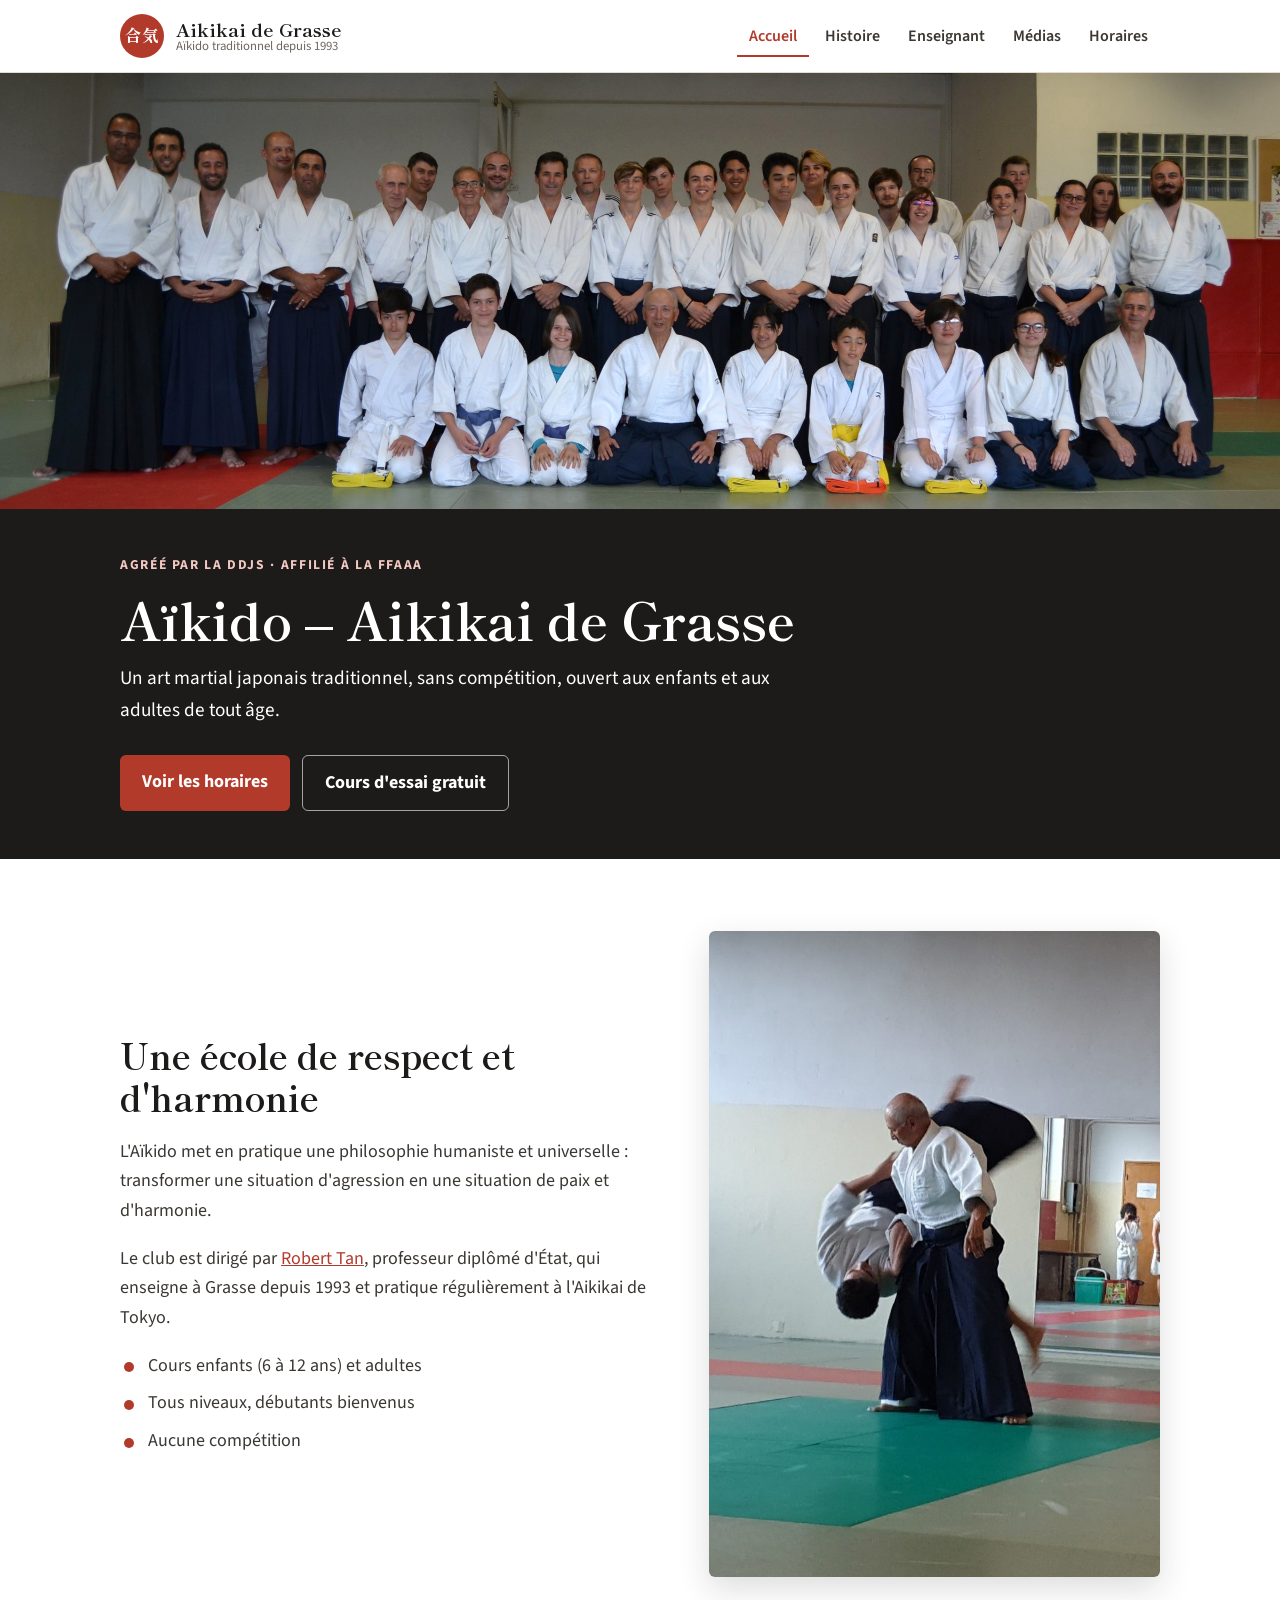
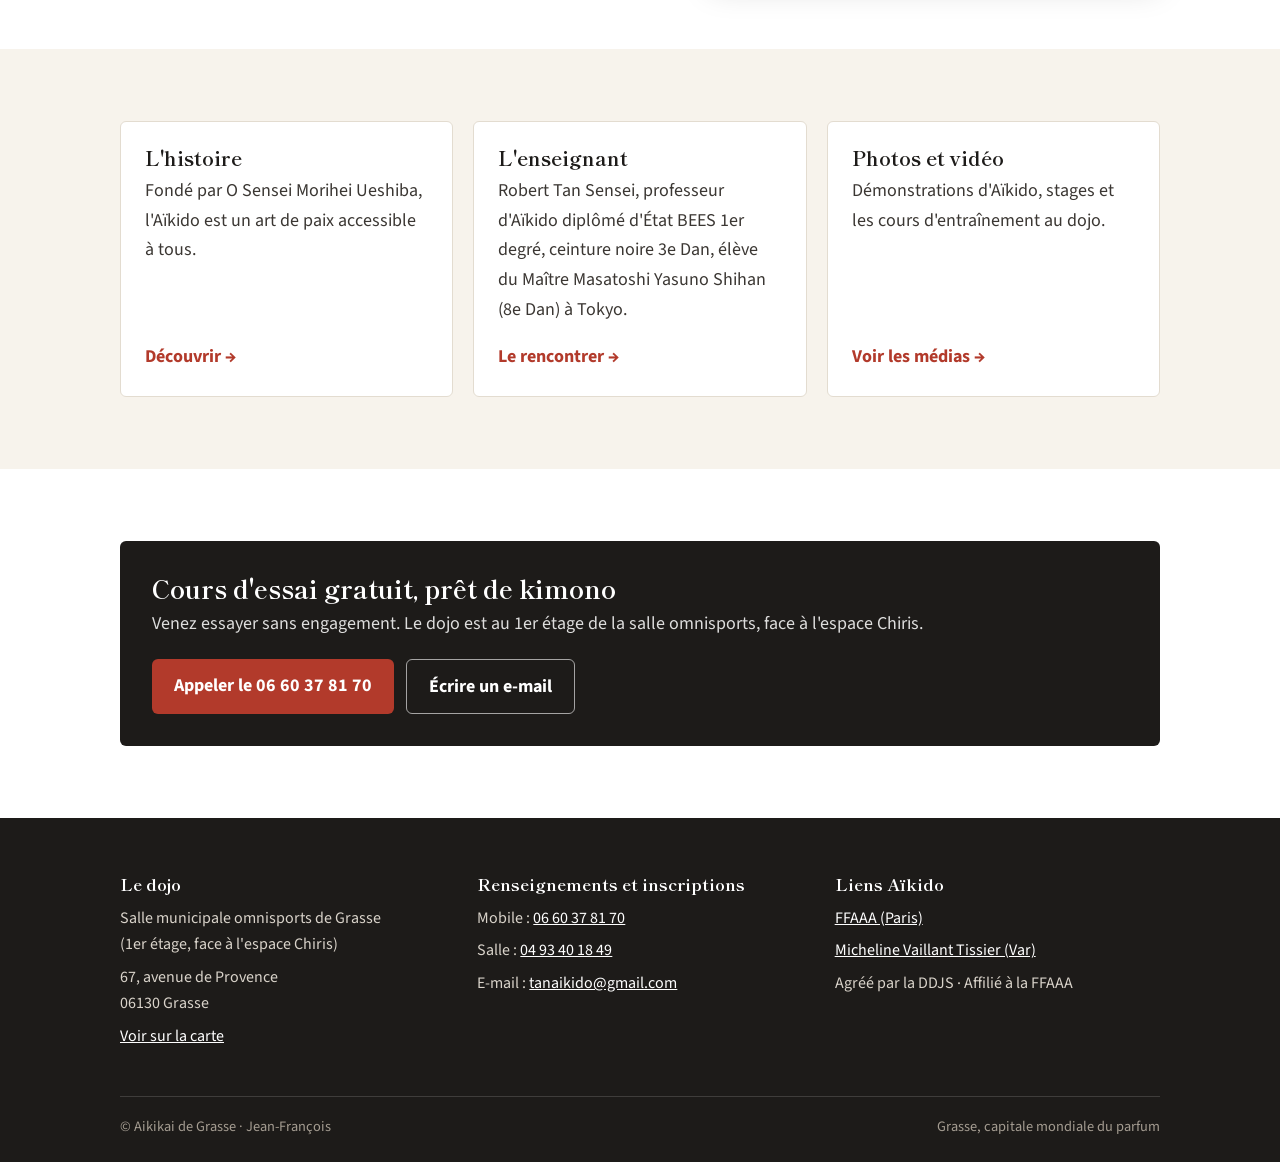
<file: index.html>
<!doctype html>
<html lang="fr">
<head>
  <meta charset="utf-8">
  <meta name="viewport" content="width=device-width, initial-scale=1">
  <title>Aïkido – Aikikai de Grasse</title>
  <meta name="description" content="Club d'Aïkido à Grasse, affilié à la FFAAA. Cours enfants et adultes, cours d'essai gratuit.">
  <meta property="og:title" content="Aïkido – Aikikai de Grasse">
  <meta property="og:description" content="Club d'Aïkido à Grasse, affilié à la FFAAA. Cours enfants et adultes, cours d'essai gratuit.">
  <meta property="og:image" content="images/photo-famille.jpg">
  <link rel="icon" href="data:image/svg+xml,%3Csvg xmlns='http://www.w3.org/2000/svg' viewBox='0 0 64 64'%3E%3Ccircle cx='32' cy='32' r='30' fill='%23b23a2b'/%3E%3Ctext x='32' y='42' font-size='28' text-anchor='middle' fill='white' font-family='serif'%3E合%3C/text%3E%3C/svg%3E">
  <link rel="preconnect" href="https://fonts.googleapis.com">
  <link rel="preconnect" href="https://fonts.gstatic.com" crossorigin>
  <link href="https://fonts.googleapis.com/css2?family=Shippori+Mincho:wght@700&family=Source+Sans+3:wght@400;600;700&display=swap" rel="stylesheet">
  <link rel="stylesheet" href="style.css">
</head>
<body>
  <header class="entete">
    <div class="conteneur">
      <a class="marque" href="index.html">
        <span class="sceau" aria-hidden="true">合気</span>
        <span class="nom">Aikikai de Grasse<small>Aïkido traditionnel depuis 1993</small></span>
      </a>
      <button class="bouton-menu" aria-expanded="false" aria-controls="navigation">Menu</button>
      <nav class="navigation" id="navigation" aria-label="Navigation principale">
        <ul class="menu">
        <li><a href="index.html" aria-current="page">Accueil</a></li>
        <li><a href="histoire.html">Histoire</a></li>
        <li><a href="enseignant.html">Enseignant</a></li>
        <li><a href="medias.html">Médias</a></li>
        <li><a href="horaires.html">Horaires</a></li>
        </ul>
      </nav>
    </div>
  </header>

  <main>
    <section class="hero">
      <a class="hero-photo" href="images/accueil-groupe-2400.jpg" aria-label="Agrandir la photo de groupe">
        <img src="images/accueil-groupe-1200.jpg" srcset="images/accueil-groupe-1200.jpg 1200w, images/accueil-groupe-2400.jpg 2400w" sizes="100vw" width="2400" height="818" alt="Les pratiquants de l'Aikikai de Grasse réunis sur le tatami">
        <span class="indice">Touchez pour agrandir</span>
      </a>
      <div class="conteneur">
        <span class="surtitre">Agréé par la DDJS · Affilié à la FFAAA</span>
        <h1>Aïkido – Aikikai de Grasse</h1>
        <p>Un art martial japonais traditionnel, sans compétition, ouvert aux enfants et aux adultes de tout âge.</p>
        <div class="boutons">
          <a class="btn" href="horaires.html">Voir les horaires</a>
          <a class="btn secondaire" href="#essai">Cours d'essai gratuit</a>
        </div>
      </div>
    </section>

    <section class="section blanche">
      <div class="conteneur deux-colonnes">
        <div>
          <h2>Une école de respect et d'harmonie</h2>
          <p>L'Aïkido met en pratique une philosophie humaniste et universelle : transformer une situation d'agression en une situation de paix et d'harmonie.</p>
          <p>Le club est dirigé par <a href="enseignant.html">Robert Tan</a>, professeur diplômé d'État, qui enseigne à Grasse depuis 1993 et pratique régulièrement à l'Aikikai de Tokyo.</p>
          <ul class="liste-points">
            <li>Cours enfants (6 à 12 ans) et adultes</li>
            <li>Tous niveaux, débutants bienvenus</li>
            <li>Aucune compétition</li>
          </ul>
        </div>
        <div class="photo-cadre">
          <img src="images/demo-2022-3.jpg" alt="Robert Tan sensei en démonstration, projetant un partenaire" loading="lazy">
        </div>
      </div>
    </section>

    <section class="section">
      <div class="conteneur">
        <div class="cartes">
          <div class="carte">
            <h3>L'histoire</h3>
            <p>Fondé par O Sensei Morihei Ueshiba, l'Aïkido est un art de paix accessible à tous.</p>
            <a class="lien" href="histoire.html">Découvrir →</a>
          </div>
          <div class="carte">
            <h3>L'enseignant</h3>
            <p>Robert Tan Sensei, professeur d'Aïkido diplômé d'État BEES 1er degré, ceinture noire 3e Dan, élève du Maître Masatoshi Yasuno Shihan (8e Dan) à Tokyo.</p>
            <a class="lien" href="enseignant.html">Le rencontrer →</a>
          </div>
          <div class="carte">
            <h3>Photos et vidéo</h3>
            <p>Démonstrations d'Aïkido, stages et les cours d'entraînement au dojo.</p>
            <a class="lien" href="medias.html">Voir les médias →</a>
          </div>
        </div>
      </div>
    </section>

    <section class="section blanche" id="essai">
      <div class="conteneur">
        <div class="bandeau-info">
          <div>
            <h2>Cours d'essai gratuit, prêt de kimono</h2>
            <p>Venez essayer sans engagement. Le dojo est au 1er étage de la salle omnisports, face à l'espace Chiris.</p>
          </div>
          <div class="boutons">
            <a class="btn" href="tel:+33660378170">Appeler le 06 60 37 81 70</a>
            <a class="btn secondaire" href="mailto:tanaikido@gmail.com">Écrire un e-mail</a>
          </div>
        </div>
      </div>
    </section>

  </main>

  <footer class="pied">
    <div class="conteneur">
      <div class="grille">
        <div>
          <h3>Le dojo</h3>
          <p>Salle municipale omnisports de Grasse<br>(1er étage, face à l'espace Chiris)</p>
          <p>67, avenue de Provence<br>06130 Grasse</p>
          <p><a href="https://www.google.com/maps/search/?api=1&query=67+avenue+de+Provence+06130+Grasse" target="_blank" rel="noopener">Voir sur la carte</a></p>
        </div>
        <div>
          <h3>Renseignements et inscriptions</h3>
          <p>Mobile : <a href="tel:+33660378170">06 60 37 81 70</a></p>
          <p>Salle : <a href="tel:+33493401849">04 93 40 18 49</a></p>
          <p>E-mail : <a href="mailto:tanaikido@gmail.com">tanaikido@gmail.com</a></p>
        </div>
        <div>
          <h3>Liens Aïkido</h3>
          <p><a href="http://www.aikido.com.fr/" target="_blank" rel="noopener">FFAAA (Paris)</a></p>
          <p><a href="https://www.michelinetissier.com/" target="_blank" rel="noopener">Micheline Vaillant Tissier (Var)</a></p>
          <p>Agréé par la DDJS · Affilié à la FFAAA</p>
        </div>
      </div>
      <div class="bas">
        <span>© Aikikai de Grasse · Jean-François</span>
        <span>Grasse, capitale mondiale du parfum</span>
      </div>
    </div>
  </footer>

  <script>
    // Menu sur téléphone
    const bouton = document.querySelector('.bouton-menu');
    const nav = document.getElementById('navigation');
    bouton.addEventListener('click', () => {
      const ouvert = nav.classList.toggle('ouverte');
      bouton.setAttribute('aria-expanded', ouvert);
    });
  </script>
</body>
</html>
</file>
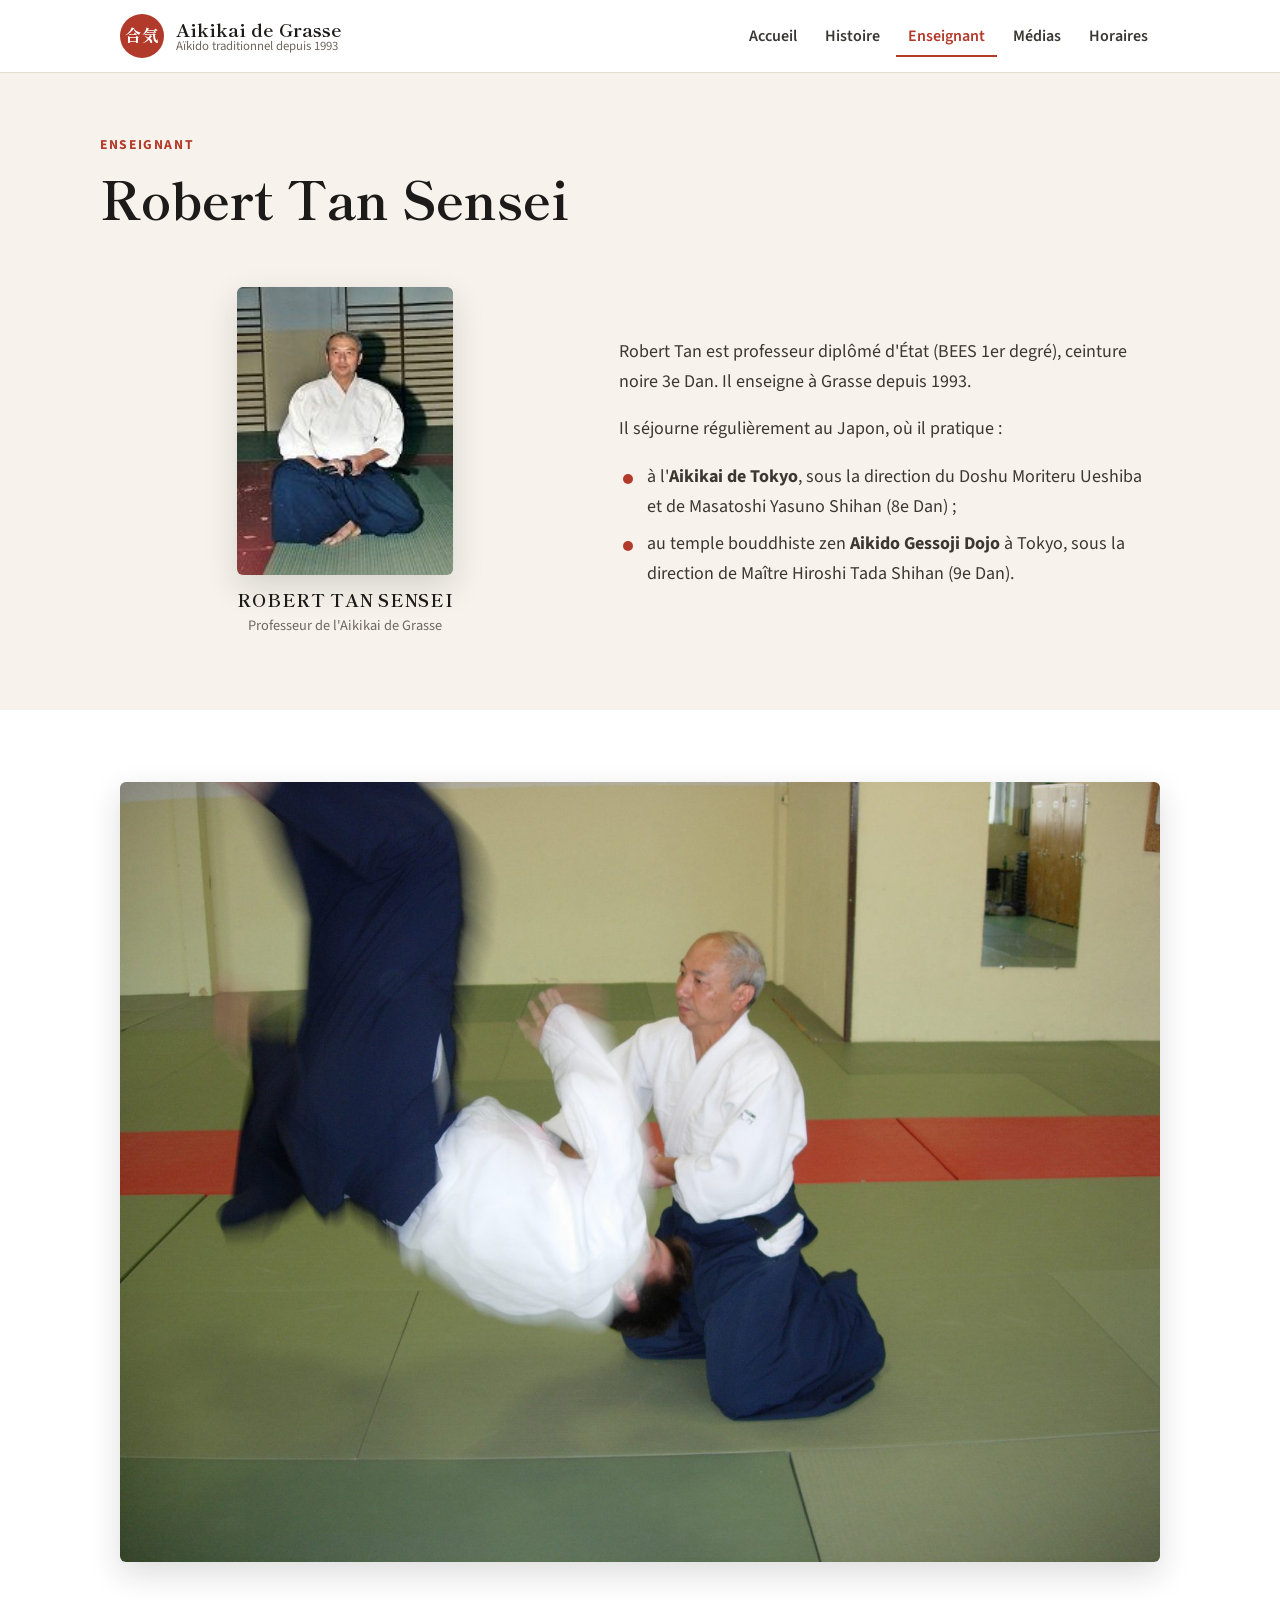
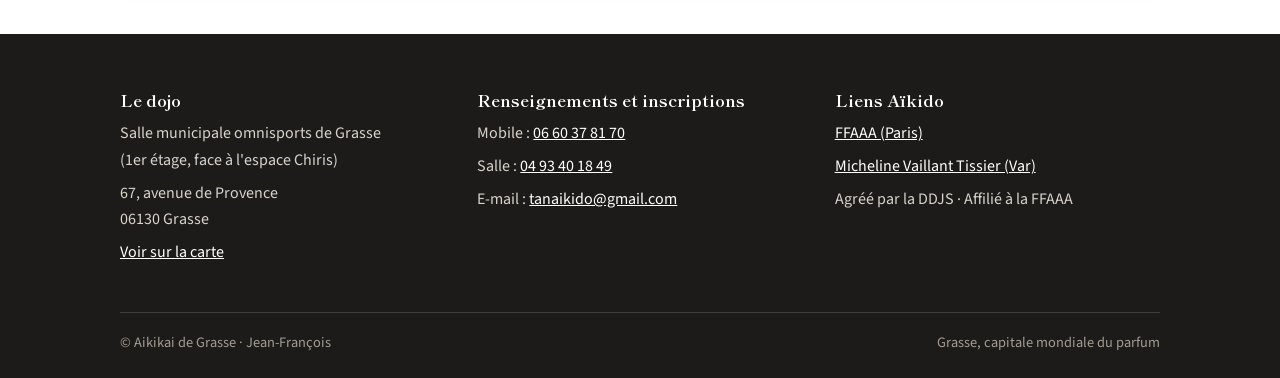
<file: enseignant.html>
<!doctype html>
<html lang="fr">
<head>
  <meta charset="utf-8">
  <meta name="viewport" content="width=device-width, initial-scale=1">
  <title>Enseignant – Aikikai de Grasse</title>
  <meta name="description" content="Robert Tan, professeur diplômé d'État, 3e Dan, enseigne l'Aïkido à Grasse depuis 1993.">
  <meta property="og:title" content="Enseignant – Aikikai de Grasse">
  <meta property="og:description" content="Robert Tan, professeur diplômé d'État, 3e Dan, enseigne l'Aïkido à Grasse depuis 1993.">
  <meta property="og:image" content="images/photo-famille.jpg">
  <link rel="icon" href="data:image/svg+xml,%3Csvg xmlns='http://www.w3.org/2000/svg' viewBox='0 0 64 64'%3E%3Ccircle cx='32' cy='32' r='30' fill='%23b23a2b'/%3E%3Ctext x='32' y='42' font-size='28' text-anchor='middle' fill='white' font-family='serif'%3E合%3C/text%3E%3C/svg%3E">
  <link rel="preconnect" href="https://fonts.googleapis.com">
  <link rel="preconnect" href="https://fonts.gstatic.com" crossorigin>
  <link href="https://fonts.googleapis.com/css2?family=Shippori+Mincho:wght@700&family=Source+Sans+3:wght@400;600;700&display=swap" rel="stylesheet">
  <link rel="stylesheet" href="style.css">
</head>
<body>
  <header class="entete">
    <div class="conteneur">
      <a class="marque" href="index.html">
        <span class="sceau" aria-hidden="true">合気</span>
        <span class="nom">Aikikai de Grasse<small>Aïkido traditionnel depuis 1993</small></span>
      </a>
      <button class="bouton-menu" aria-expanded="false" aria-controls="navigation">Menu</button>
      <nav class="navigation" id="navigation" aria-label="Navigation principale">
        <ul class="menu">
        <li><a href="index.html">Accueil</a></li>
        <li><a href="histoire.html">Histoire</a></li>
        <li><a href="enseignant.html" aria-current="page">Enseignant</a></li>
        <li><a href="medias.html">Médias</a></li>
        <li><a href="horaires.html">Horaires</a></li>
        </ul>
      </nav>
    </div>
  </header>

  <main>
    <section class="conteneur entete-page">
      <span class="surtitre" style="color:var(--vermillon)">Enseignant</span>
      <h1>Robert Tan Sensei</h1>
    </section>

    <section class="section" style="padding-top:24px">
      <div class="conteneur deux-colonnes inverse">
        <figure class="portrait">
          <div class="photo-cadre"><img src="images/robert.jpg" alt="Portrait de Robert Tan"></div>
          <figcaption><strong>ROBERT TAN SENSEI</strong>Professeur de l'Aikikai de Grasse</figcaption>
        </figure>
        <div>
          <p>Robert Tan est professeur diplômé d'État (BEES 1er degré), ceinture noire 3e Dan. Il enseigne à Grasse depuis 1993.</p>
          <p>Il séjourne régulièrement au Japon, où il pratique :</p>
          <ul class="liste-points">
            <li>à l'<strong>Aikikai de Tokyo</strong>, sous la direction du Doshu Moriteru Ueshiba et de Masatoshi Yasuno Shihan (8e Dan) ;</li>
            <li>au temple bouddhiste zen <strong>Aikido Gessoji Dojo</strong> à Tokyo, sous la direction de Maître Hiroshi Tada Shihan (9e Dan).</li>
          </ul>
        </div>
      </div>
    </section>

    <section class="section blanche">
      <div class="conteneur">
        <div class="photo-cadre"><img src="images/demo-2022-5.jpg" alt="Robert Tan sensei en suwari waza, projetant un partenaire" loading="lazy"></div>
      </div>
    </section>

  </main>

  <footer class="pied">
    <div class="conteneur">
      <div class="grille">
        <div>
          <h3>Le dojo</h3>
          <p>Salle municipale omnisports de Grasse<br>(1er étage, face à l'espace Chiris)</p>
          <p>67, avenue de Provence<br>06130 Grasse</p>
          <p><a href="https://www.google.com/maps/search/?api=1&query=67+avenue+de+Provence+06130+Grasse" target="_blank" rel="noopener">Voir sur la carte</a></p>
        </div>
        <div>
          <h3>Renseignements et inscriptions</h3>
          <p>Mobile : <a href="tel:+33660378170">06 60 37 81 70</a></p>
          <p>Salle : <a href="tel:+33493401849">04 93 40 18 49</a></p>
          <p>E-mail : <a href="mailto:tanaikido@gmail.com">tanaikido@gmail.com</a></p>
        </div>
        <div>
          <h3>Liens Aïkido</h3>
          <p><a href="http://www.aikido.com.fr/" target="_blank" rel="noopener">FFAAA (Paris)</a></p>
          <p><a href="https://www.michelinetissier.com/" target="_blank" rel="noopener">Micheline Vaillant Tissier (Var)</a></p>
          <p>Agréé par la DDJS · Affilié à la FFAAA</p>
        </div>
      </div>
      <div class="bas">
        <span>© Aikikai de Grasse · Jean-François</span>
        <span>Grasse, capitale mondiale du parfum</span>
      </div>
    </div>
  </footer>

  <script>
    // Menu sur téléphone
    const bouton = document.querySelector('.bouton-menu');
    const nav = document.getElementById('navigation');
    bouton.addEventListener('click', () => {
      const ouvert = nav.classList.toggle('ouverte');
      bouton.setAttribute('aria-expanded', ouvert);
    });
  </script>
</body>
</html>
</file>
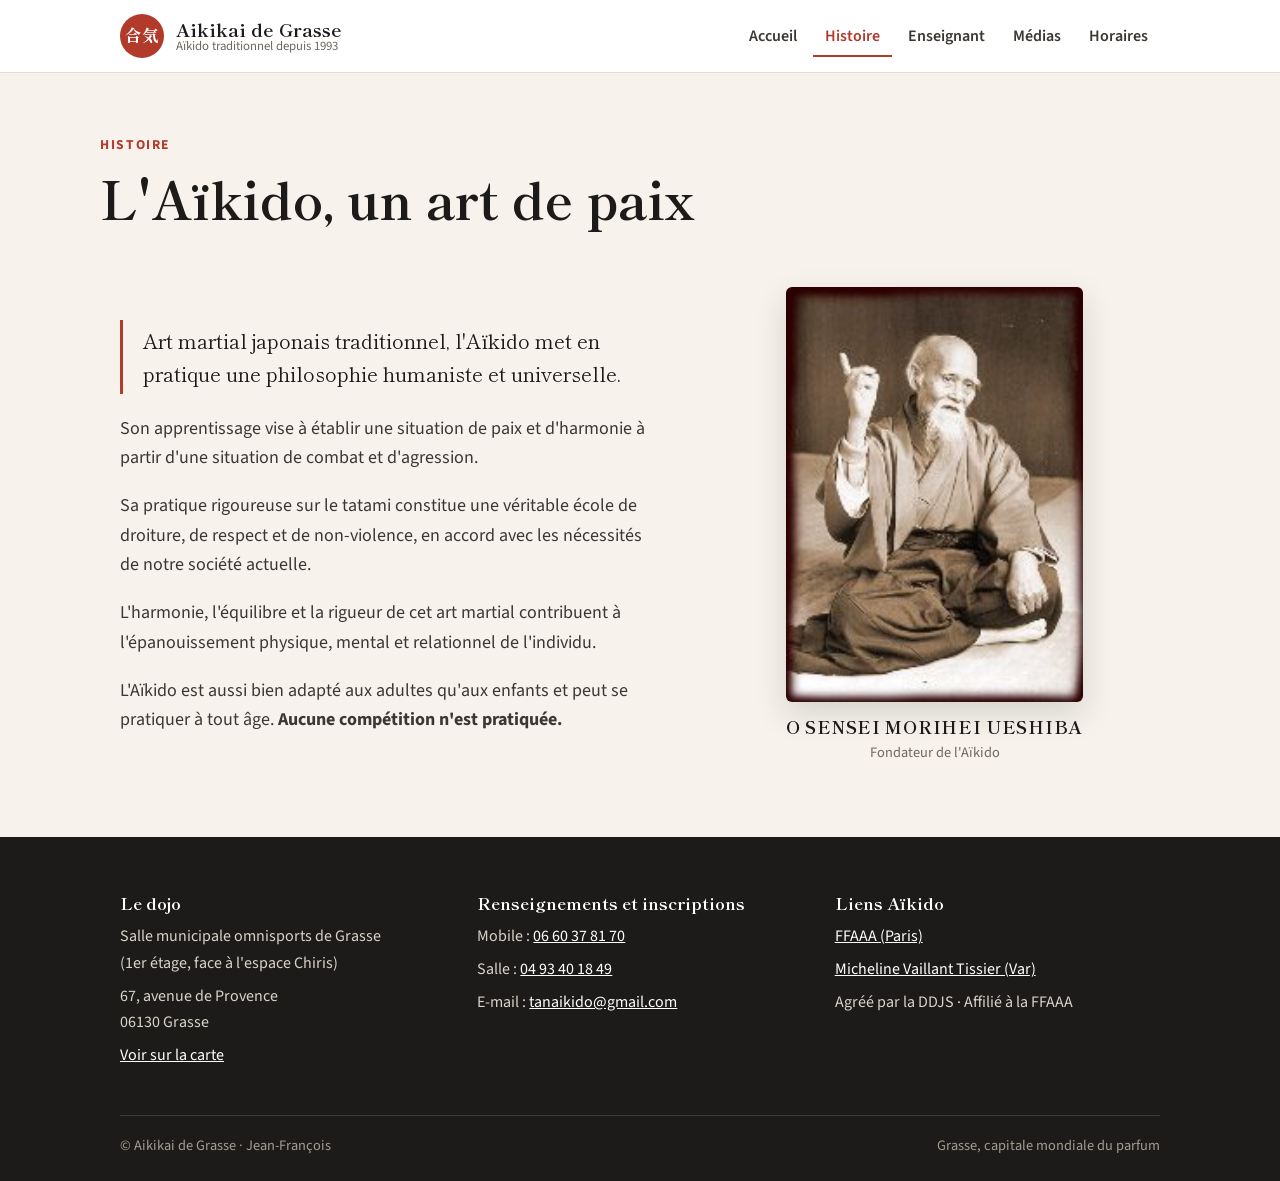
<file: histoire.html>
<!doctype html>
<html lang="fr">
<head>
  <meta charset="utf-8">
  <meta name="viewport" content="width=device-width, initial-scale=1">
  <title>Histoire – Aikikai de Grasse</title>
  <meta name="description" content="L'Aïkido, art martial japonais traditionnel de paix et d'harmonie, fondé par Morihei Ueshiba.">
  <meta property="og:title" content="Histoire – Aikikai de Grasse">
  <meta property="og:description" content="L'Aïkido, art martial japonais traditionnel de paix et d'harmonie, fondé par Morihei Ueshiba.">
  <meta property="og:image" content="images/photo-famille.jpg">
  <link rel="icon" href="data:image/svg+xml,%3Csvg xmlns='http://www.w3.org/2000/svg' viewBox='0 0 64 64'%3E%3Ccircle cx='32' cy='32' r='30' fill='%23b23a2b'/%3E%3Ctext x='32' y='42' font-size='28' text-anchor='middle' fill='white' font-family='serif'%3E合%3C/text%3E%3C/svg%3E">
  <link rel="preconnect" href="https://fonts.googleapis.com">
  <link rel="preconnect" href="https://fonts.gstatic.com" crossorigin>
  <link href="https://fonts.googleapis.com/css2?family=Shippori+Mincho:wght@700&family=Source+Sans+3:wght@400;600;700&display=swap" rel="stylesheet">
  <link rel="stylesheet" href="style.css">
</head>
<body>
  <header class="entete">
    <div class="conteneur">
      <a class="marque" href="index.html">
        <span class="sceau" aria-hidden="true">合気</span>
        <span class="nom">Aikikai de Grasse<small>Aïkido traditionnel depuis 1993</small></span>
      </a>
      <button class="bouton-menu" aria-expanded="false" aria-controls="navigation">Menu</button>
      <nav class="navigation" id="navigation" aria-label="Navigation principale">
        <ul class="menu">
        <li><a href="index.html">Accueil</a></li>
        <li><a href="histoire.html" aria-current="page">Histoire</a></li>
        <li><a href="enseignant.html">Enseignant</a></li>
        <li><a href="medias.html">Médias</a></li>
        <li><a href="horaires.html">Horaires</a></li>
        </ul>
      </nav>
    </div>
  </header>

  <main>
    <section class="conteneur entete-page">
      <span class="surtitre" style="color:var(--vermillon)">Histoire</span>
      <h1>L'Aïkido, un art de paix</h1>
    </section>

    <section class="section" style="padding-top:24px">
      <div class="conteneur deux-colonnes">
        <div>
          <p class="citation">Art martial japonais traditionnel, l'Aïkido met en pratique une philosophie humaniste et universelle.</p>
          <p>Son apprentissage vise à établir une situation de paix et d'harmonie à partir d'une situation de combat et d'agression.</p>
          <p>Sa pratique rigoureuse sur le tatami constitue une véritable école de droiture, de respect et de non-violence, en accord avec les nécessités de notre société actuelle.</p>
          <p>L'harmonie, l'équilibre et la rigueur de cet art martial contribuent à l'épanouissement physique, mental et relationnel de l'individu.</p>
          <p>L'Aïkido est aussi bien adapté aux adultes qu'aux enfants et peut se pratiquer à tout âge. <strong>Aucune compétition n'est pratiquée.</strong></p>
        </div>
        <figure class="portrait">
          <div class="photo-cadre"><img src="images/osensei.jpg" alt="Portrait de Morihei Ueshiba, fondateur de l'Aïkido"></div>
          <figcaption><strong>O SENSEI MORIHEI UESHIBA</strong>Fondateur de l'Aïkido</figcaption>
        </figure>
      </div>
    </section>

  </main>

  <footer class="pied">
    <div class="conteneur">
      <div class="grille">
        <div>
          <h3>Le dojo</h3>
          <p>Salle municipale omnisports de Grasse<br>(1er étage, face à l'espace Chiris)</p>
          <p>67, avenue de Provence<br>06130 Grasse</p>
          <p><a href="https://www.google.com/maps/search/?api=1&query=67+avenue+de+Provence+06130+Grasse" target="_blank" rel="noopener">Voir sur la carte</a></p>
        </div>
        <div>
          <h3>Renseignements et inscriptions</h3>
          <p>Mobile : <a href="tel:+33660378170">06 60 37 81 70</a></p>
          <p>Salle : <a href="tel:+33493401849">04 93 40 18 49</a></p>
          <p>E-mail : <a href="mailto:tanaikido@gmail.com">tanaikido@gmail.com</a></p>
        </div>
        <div>
          <h3>Liens Aïkido</h3>
          <p><a href="http://www.aikido.com.fr/" target="_blank" rel="noopener">FFAAA (Paris)</a></p>
          <p><a href="https://www.michelinetissier.com/" target="_blank" rel="noopener">Micheline Vaillant Tissier (Var)</a></p>
          <p>Agréé par la DDJS · Affilié à la FFAAA</p>
        </div>
      </div>
      <div class="bas">
        <span>© Aikikai de Grasse · Jean-François</span>
        <span>Grasse, capitale mondiale du parfum</span>
      </div>
    </div>
  </footer>

  <script>
    // Menu sur téléphone
    const bouton = document.querySelector('.bouton-menu');
    const nav = document.getElementById('navigation');
    bouton.addEventListener('click', () => {
      const ouvert = nav.classList.toggle('ouverte');
      bouton.setAttribute('aria-expanded', ouvert);
    });
  </script>
</body>
</html>
</file>
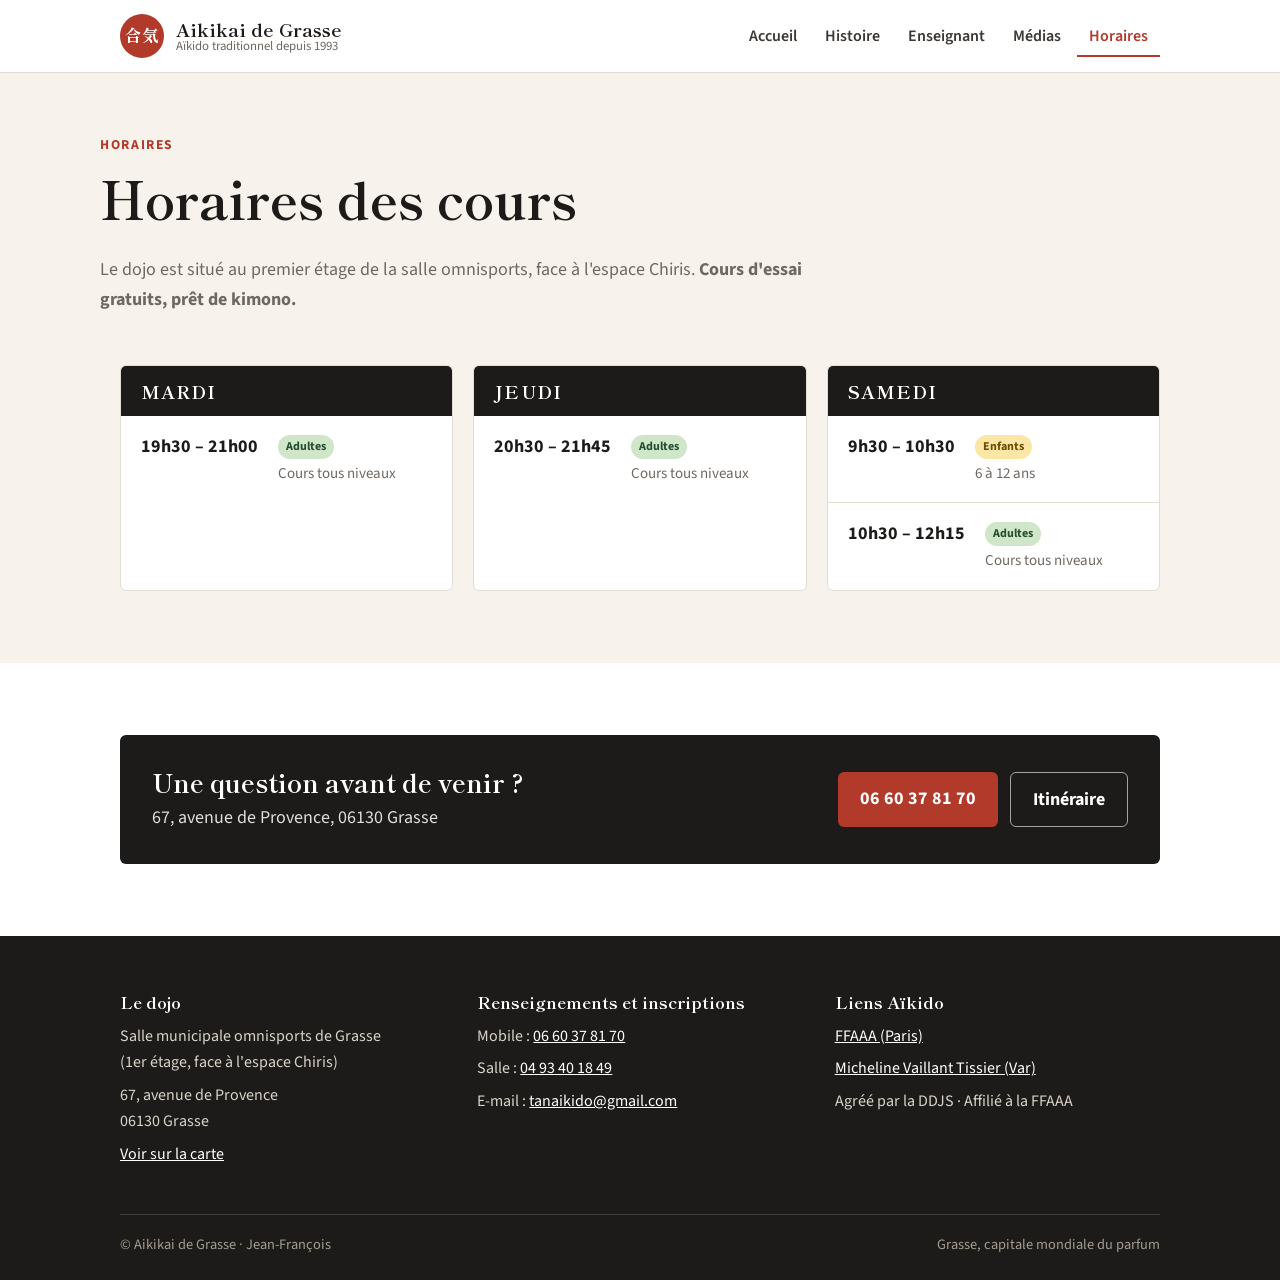
<file: horaires.html>
<!doctype html>
<html lang="fr">
<head>
  <meta charset="utf-8">
  <meta name="viewport" content="width=device-width, initial-scale=1">
  <title>Horaires – Aikikai de Grasse</title>
  <meta name="description" content="Horaires des cours d'Aïkido à Grasse : mardi, jeudi et samedi. Enfants et adultes.">
  <meta property="og:title" content="Horaires – Aikikai de Grasse">
  <meta property="og:description" content="Horaires des cours d'Aïkido à Grasse : mardi, jeudi et samedi. Enfants et adultes.">
  <meta property="og:image" content="images/photo-famille.jpg">
  <link rel="icon" href="data:image/svg+xml,%3Csvg xmlns='http://www.w3.org/2000/svg' viewBox='0 0 64 64'%3E%3Ccircle cx='32' cy='32' r='30' fill='%23b23a2b'/%3E%3Ctext x='32' y='42' font-size='28' text-anchor='middle' fill='white' font-family='serif'%3E合%3C/text%3E%3C/svg%3E">
  <link rel="preconnect" href="https://fonts.googleapis.com">
  <link rel="preconnect" href="https://fonts.gstatic.com" crossorigin>
  <link href="https://fonts.googleapis.com/css2?family=Shippori+Mincho:wght@700&family=Source+Sans+3:wght@400;600;700&display=swap" rel="stylesheet">
  <link rel="stylesheet" href="style.css">
</head>
<body>
  <header class="entete">
    <div class="conteneur">
      <a class="marque" href="index.html">
        <span class="sceau" aria-hidden="true">合気</span>
        <span class="nom">Aikikai de Grasse<small>Aïkido traditionnel depuis 1993</small></span>
      </a>
      <button class="bouton-menu" aria-expanded="false" aria-controls="navigation">Menu</button>
      <nav class="navigation" id="navigation" aria-label="Navigation principale">
        <ul class="menu">
        <li><a href="index.html">Accueil</a></li>
        <li><a href="histoire.html">Histoire</a></li>
        <li><a href="enseignant.html">Enseignant</a></li>
        <li><a href="medias.html">Médias</a></li>
        <li><a href="horaires.html" aria-current="page">Horaires</a></li>
        </ul>
      </nav>
    </div>
  </header>

  <main>
    <section class="conteneur entete-page">
      <span class="surtitre" style="color:var(--vermillon)">Horaires</span>
      <h1>Horaires des cours</h1>
      <p>Le dojo est situé au premier étage de la salle omnisports, face à l'espace Chiris. <strong>Cours d'essai gratuits, prêt de kimono.</strong></p>
    </section>

    <section class="section" style="padding-top:24px">
      <div class="conteneur horaires">
        <div class="jour">
          <h3>MARDI</h3>
          <div class="cours"><span class="heure">19h30 – 21h00</span><span class="type"><span class="etiquette adultes">Adultes</span><small>Cours tous niveaux</small></span></div>
        </div>
        <div class="jour">
          <h3>JEUDI</h3>
          <div class="cours"><span class="heure">20h30 – 21h45</span><span class="type"><span class="etiquette adultes">Adultes</span><small>Cours tous niveaux</small></span></div>
        </div>
        <div class="jour">
          <h3>SAMEDI</h3>
          <div class="cours"><span class="heure">9h30 – 10h30</span><span class="type"><span class="etiquette enfants">Enfants</span><small>6 à 12 ans</small></span></div>
          <div class="cours"><span class="heure">10h30 – 12h15</span><span class="type"><span class="etiquette adultes">Adultes</span><small>Cours tous niveaux</small></span></div>
        </div>
      </div>
    </section>

    <section class="section blanche">
      <div class="conteneur">
        <div class="bandeau-info">
          <div>
            <h2>Une question avant de venir ?</h2>
            <p>67, avenue de Provence, 06130 Grasse</p>
          </div>
          <div class="boutons">
            <a class="btn" href="tel:+33660378170">06 60 37 81 70</a>
            <a class="btn secondaire" href="https://www.google.com/maps/search/?api=1&amp;query=67+avenue+de+Provence+06130+Grasse" target="_blank" rel="noopener">Itinéraire</a>
          </div>
        </div>
      </div>
    </section>

  </main>

  <footer class="pied">
    <div class="conteneur">
      <div class="grille">
        <div>
          <h3>Le dojo</h3>
          <p>Salle municipale omnisports de Grasse<br>(1er étage, face à l'espace Chiris)</p>
          <p>67, avenue de Provence<br>06130 Grasse</p>
          <p><a href="https://www.google.com/maps/search/?api=1&query=67+avenue+de+Provence+06130+Grasse" target="_blank" rel="noopener">Voir sur la carte</a></p>
        </div>
        <div>
          <h3>Renseignements et inscriptions</h3>
          <p>Mobile : <a href="tel:+33660378170">06 60 37 81 70</a></p>
          <p>Salle : <a href="tel:+33493401849">04 93 40 18 49</a></p>
          <p>E-mail : <a href="mailto:tanaikido@gmail.com">tanaikido@gmail.com</a></p>
        </div>
        <div>
          <h3>Liens Aïkido</h3>
          <p><a href="http://www.aikido.com.fr/" target="_blank" rel="noopener">FFAAA (Paris)</a></p>
          <p><a href="https://www.michelinetissier.com/" target="_blank" rel="noopener">Micheline Vaillant Tissier (Var)</a></p>
          <p>Agréé par la DDJS · Affilié à la FFAAA</p>
        </div>
      </div>
      <div class="bas">
        <span>© Aikikai de Grasse · Jean-François</span>
        <span>Grasse, capitale mondiale du parfum</span>
      </div>
    </div>
  </footer>

  <script>
    // Menu sur téléphone
    const bouton = document.querySelector('.bouton-menu');
    const nav = document.getElementById('navigation');
    bouton.addEventListener('click', () => {
      const ouvert = nav.classList.toggle('ouverte');
      bouton.setAttribute('aria-expanded', ouvert);
    });
  </script>
</body>
</html>
</file>
<file: style.css>
/* Aikikai de Grasse — feuille de style commune à toutes les pages */
:root {
  --encre: #1d1b19;
  --texte: #3b3733;
  --doux: #6f6860;
  --papier: #f7f3ec;
  --blanc: #ffffff;
  --trait: #e3dcd0;
  --vermillon: #b23a2b;
  --vermillon-fonce: #8f2c20;
  --vert: #2f6b4f;
  --rayon: 6px;
  --largeur: 1080px;
}

* { box-sizing: border-box; }
html { scroll-behavior: smooth; }
body {
  margin: 0;
  background: var(--papier);
  color: var(--texte);
  font-family: "Source Sans 3", system-ui, -apple-system, "Segoe UI", sans-serif;
  font-size: 18px;
  line-height: 1.65;
}
img { max-width: 100%; display: block; }
a { color: var(--vermillon); }
a:hover { color: var(--vermillon-fonce); }

h1, h2, h3 {
  font-family: "Shippori Mincho", Georgia, serif;
  color: var(--encre);
  line-height: 1.2;
  font-weight: 700;
  margin: 0 0 .5em;
}
h1 { font-size: clamp(2rem, 5vw, 3.2rem); }
h2 { font-size: clamp(1.6rem, 3.5vw, 2.2rem); }
h3 { font-size: 1.25rem; }

.conteneur { max-width: var(--largeur); margin: 0 auto; padding: 0 20px; }

/* ---------- En-tête ---------- */
.entete {
  background: var(--blanc);
  border-bottom: 1px solid var(--trait);
  position: sticky; top: 0; z-index: 10;
}
.entete .conteneur {
  display: flex; align-items: center; justify-content: space-between;
  gap: 16px; min-height: 72px;
}
.marque {
  display: flex; align-items: center; gap: 12px;
  text-decoration: none; color: var(--encre);
}
.marque .sceau {
  width: 44px; height: 44px; border-radius: 50%;
  background: var(--vermillon); color: #fff;
  display: grid; place-items: center;
  font-family: "Shippori Mincho", serif; font-size: 1.05rem; font-weight: 700;
}
.marque .nom { font-family: "Shippori Mincho", serif; font-weight: 700; font-size: 1.15rem; line-height: 1.1; }
.marque .nom small { display: block; font-family: "Source Sans 3", sans-serif; font-weight: 400; font-size: .8rem; color: var(--doux); }

.menu { display: flex; gap: 4px; list-style: none; margin: 0; padding: 0; }
.menu a {
  display: block; padding: 8px 12px; border-radius: var(--rayon);
  text-decoration: none; color: var(--texte); font-weight: 600; font-size: 1rem;
}
.menu a:hover { background: var(--papier); color: var(--encre); }
.menu a[aria-current="page"] { color: var(--vermillon); box-shadow: inset 0 -2px 0 var(--vermillon); border-radius: 0; }

.bouton-menu {
  display: none; background: none; border: 1px solid var(--trait);
  border-radius: var(--rayon); padding: 8px 12px; font: inherit; font-weight: 600;
  color: var(--encre); cursor: pointer;
}

@media (max-width: 820px) {
  .bouton-menu { display: block; }
  .navigation { display: none; position: absolute; left: 0; right: 0; top: 100%; background: var(--blanc); border-bottom: 1px solid var(--trait); }
  .navigation.ouverte { display: block; }
  .menu { flex-direction: column; padding: 8px 20px 16px; }
  .menu a[aria-current="page"] { box-shadow: inset 3px 0 0 var(--vermillon); }
}

/* ---------- Bandeau d'accueil ---------- */
/* La photo de groupe est affichée en pleine lumière, le texte est placé en dessous */
.hero { color: #fff; background: var(--encre); }
.hero img { width: 100%; height: auto; display: block; filter: brightness(1.05); }
.hero-photo { position: relative; display: block; cursor: zoom-in; text-decoration: none; }
.hero-photo .indice { display: none; }
@media (max-width: 600px) {
  .hero-photo .indice {
    display: block; text-align: right; color: #cfc8be; font-size: .8rem; font-weight: 600;
    padding: 6px 20px 0;
  }
}
.hero .conteneur { padding-top: 40px; padding-bottom: 48px; }
@media (max-width: 600px) {
  .hero .conteneur { padding-top: 28px; padding-bottom: 36px; }
}
.hero h1 { color: #fff; margin-bottom: .25em; }
.hero p { font-size: 1.2rem; max-width: 36em; margin: 0 0 1.5em; }
.surtitre {
  display: inline-block; font-size: .85rem; letter-spacing: .12em; text-transform: uppercase;
  font-weight: 700; margin-bottom: 12px; color: #f3c9c2;
}

.boutons { display: flex; flex-wrap: wrap; gap: 12px; }
.btn {
  display: inline-block; padding: 12px 22px; border-radius: var(--rayon);
  background: var(--vermillon); color: #fff; text-decoration: none; font-weight: 700;
}
.btn:hover { background: var(--vermillon-fonce); color: #fff; }
.btn.secondaire { background: transparent; color: #fff; border: 1px solid rgba(255,255,255,.6); }
.btn.secondaire:hover { background: rgba(255,255,255,.12); }

/* ---------- Sections ---------- */
.section { padding: 72px 0; }
.section.blanche { background: var(--blanc); }
.entete-page { padding: 56px 0 8px; }
.entete-page p { color: var(--doux); max-width: 40em; }

.deux-colonnes { display: grid; grid-template-columns: 1.2fr 1fr; gap: 48px; align-items: center; }
.deux-colonnes.inverse { grid-template-columns: 1fr 1.2fr; }
@media (max-width: 820px) {
  .deux-colonnes, .deux-colonnes.inverse { grid-template-columns: 1fr; gap: 28px; }
}

.photo-cadre { border-radius: var(--rayon); overflow: hidden; box-shadow: 0 12px 32px rgba(29,27,25,.15); }
.photo-cadre img { width: 100%; height: 100%; object-fit: cover; }
figure { margin: 0; }
figcaption { font-size: .9rem; color: var(--doux); margin-top: 10px; }

.portrait { max-width: 320px; margin: 0 auto; }
.portrait img { width: 100%; }
.portrait figcaption { text-align: center; }
.portrait figcaption strong { display: block; color: var(--encre); font-family: "Shippori Mincho", serif; font-size: 1.1rem; letter-spacing: .04em; }

.cartes { display: grid; grid-template-columns: repeat(3, 1fr); gap: 20px; }
@media (max-width: 820px) { .cartes { grid-template-columns: 1fr; } }
.carte {
  background: var(--blanc); border: 1px solid var(--trait); border-radius: var(--rayon);
  padding: 24px; display: flex; flex-direction: column;
}
.carte h3 { margin-bottom: .3em; }
.carte p { margin: 0 0 1em; }
.carte a.lien { margin-top: auto; font-weight: 700; text-decoration: none; }

.bandeau-info {
  background: var(--encre); color: #fff; border-radius: var(--rayon);
  padding: 32px; display: flex; flex-wrap: wrap; align-items: center; justify-content: space-between; gap: 20px;
}
.bandeau-info h2 { color: #fff; margin: 0 0 .2em; font-size: 1.6rem; }
.bandeau-info p { margin: 0; opacity: .85; }

.citation {
  border-left: 3px solid var(--vermillon); padding: 4px 0 4px 20px;
  font-family: "Shippori Mincho", serif; font-size: 1.25rem; color: var(--encre);
}

.liste-points { padding-left: 0; list-style: none; }
.liste-points li { padding-left: 28px; position: relative; margin-bottom: 8px; }
.liste-points li::before {
  content: ""; position: absolute; left: 4px; top: .65em; width: 10px; height: 10px;
  border-radius: 50%; background: var(--vermillon);
}

/* ---------- Horaires ---------- */
.horaires { display: grid; grid-template-columns: repeat(3, 1fr); gap: 20px; }
@media (max-width: 820px) { .horaires { grid-template-columns: 1fr; } }
.jour { background: var(--blanc); border: 1px solid var(--trait); border-radius: var(--rayon); overflow: hidden; }
.jour h3 { background: var(--encre); color: #fff; margin: 0; padding: 14px 20px; font-size: 1.15rem; letter-spacing: .06em; }
.cours { padding: 16px 20px; border-top: 1px solid var(--trait); display: grid; grid-template-columns: auto 1fr; gap: 20px; align-items: baseline; }
.cours:first-of-type { border-top: 0; }
.cours .heure { white-space: nowrap; font-weight: 700; color: var(--encre); font-variant-numeric: tabular-nums; }
.cours .type { font-weight: 600; }
.cours .type small { display: block; font-weight: 400; color: var(--doux); }
.etiquette { display: inline-block; font-size: .75rem; font-weight: 700; padding: 2px 8px; border-radius: 99px; margin-right: 6px; vertical-align: 2px; }
.etiquette.enfants { background: #fbe6a6; color: #6b4e00; }
.etiquette.adultes { background: #cfe6c9; color: #24502a; }
.etiquette.avances { background: #f2c6c0; color: #7a2218; }

/* ---------- Galerie ---------- */
.galerie { display: grid; grid-template-columns: repeat(auto-fill, minmax(220px, 1fr)); gap: 12px; }
.galerie button {
  padding: 0; border: 0; background: none; cursor: zoom-in; border-radius: var(--rayon); overflow: hidden;
  aspect-ratio: 4 / 3;
}
.galerie img { width: 100%; height: 100%; object-fit: cover; transition: transform .3s; }
.galerie button:hover img { transform: scale(1.04); }

.visionneuse {
  border: 0; padding: 0; background: transparent; max-width: 96vw; max-height: 94vh;
}
.visionneuse::backdrop { background: rgba(15,14,13,.92); }
.visionneuse img { max-width: 96vw; max-height: 86vh; margin: 0 auto; border-radius: 4px; }
.visionneuse .commandes { display: flex; justify-content: center; gap: 10px; margin-top: 12px; }
.visionneuse .commandes button {
  background: rgba(255,255,255,.12); color: #fff; border: 1px solid rgba(255,255,255,.3);
  border-radius: var(--rayon); padding: 8px 16px; font: inherit; cursor: pointer;
}

.video { border-radius: var(--rayon); overflow: hidden; background: #000; box-shadow: 0 12px 32px rgba(29,27,25,.2); }
.video video { width: 100%; display: block; }

/* ---------- Pied de page ---------- */
.pied { background: var(--encre); color: #d9d3ca; padding: 56px 0 24px; font-size: 1rem; }
.pied a { color: #fff; }
.pied h3 { color: #fff; font-size: 1.05rem; margin-bottom: .6em; }
.pied .grille { display: grid; grid-template-columns: repeat(3, 1fr); gap: 32px; }
@media (max-width: 820px) { .pied .grille { grid-template-columns: 1fr; } }
.pied p { margin: 0 0 .4em; }
.pied .bas { border-top: 1px solid rgba(255,255,255,.15); margin-top: 40px; padding-top: 18px; font-size: .9rem; color: #a49c91; display: flex; flex-wrap: wrap; justify-content: space-between; gap: 8px; }
</file>
